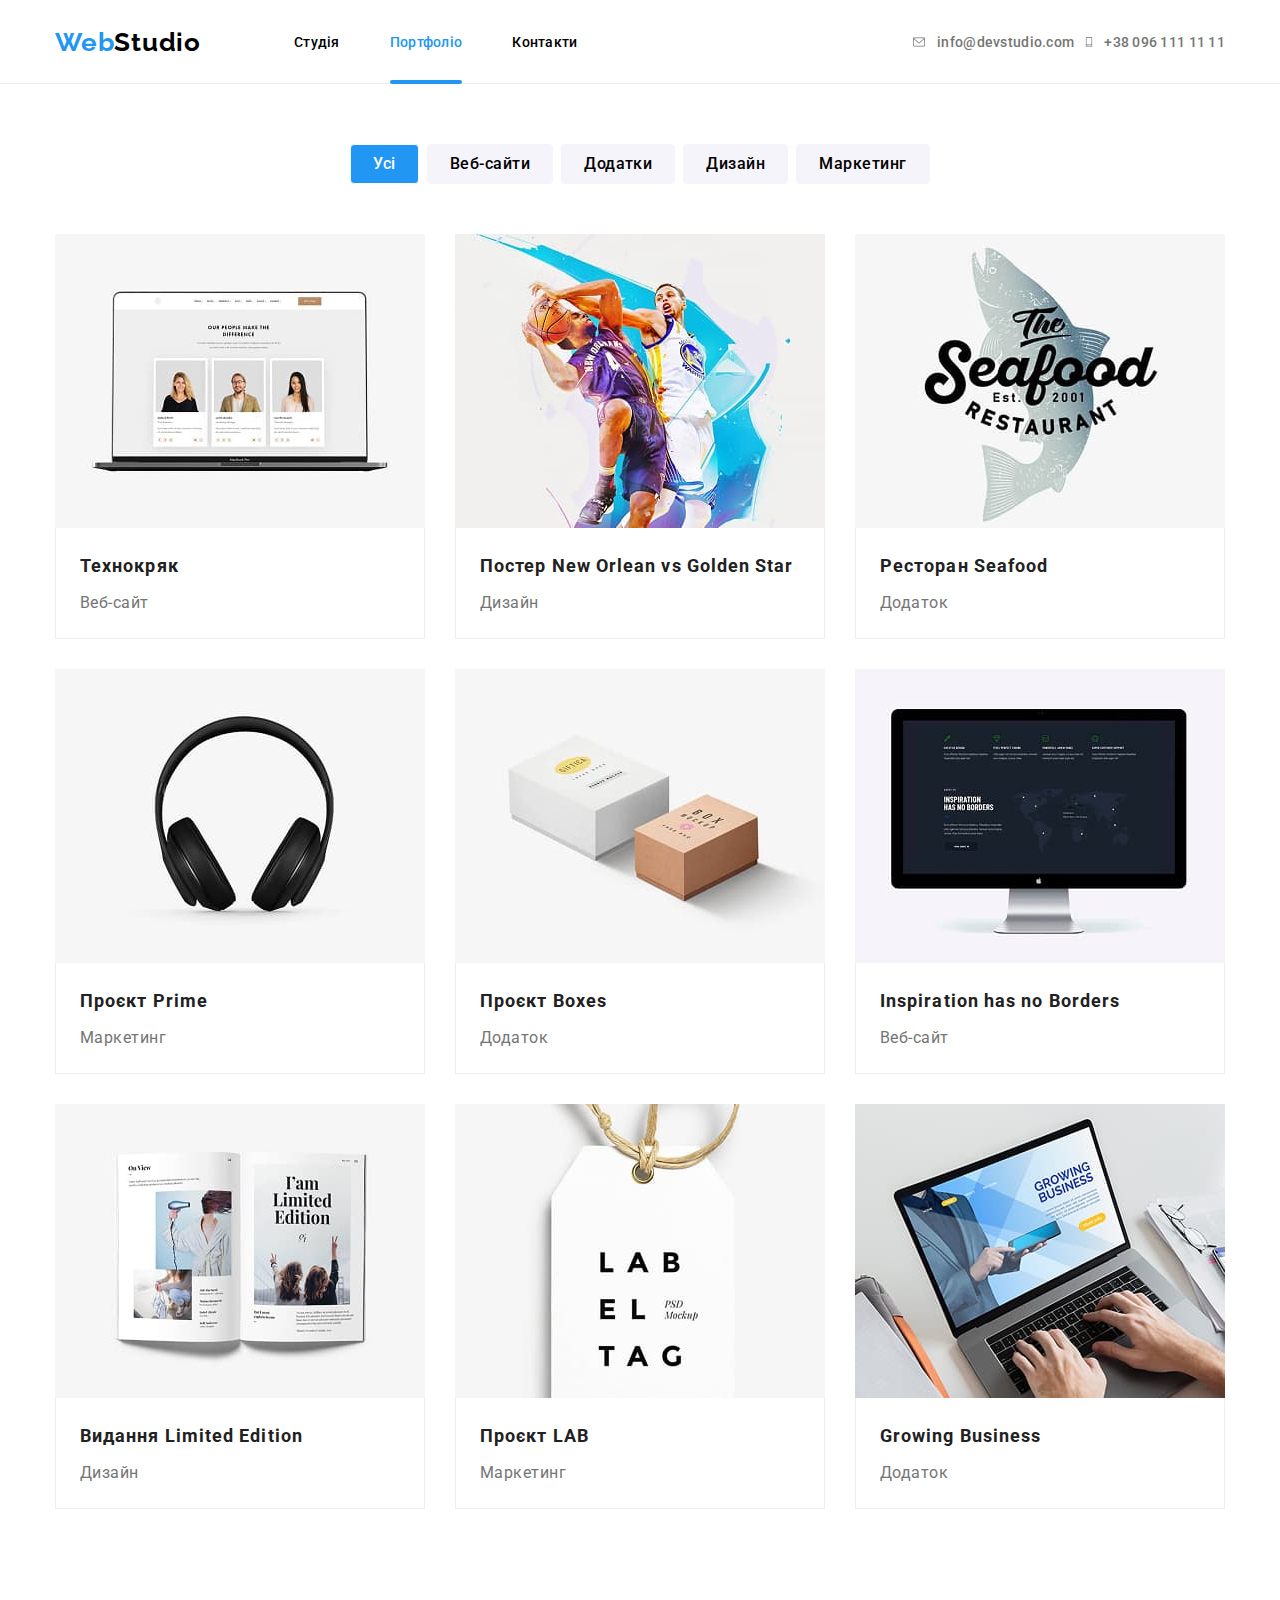
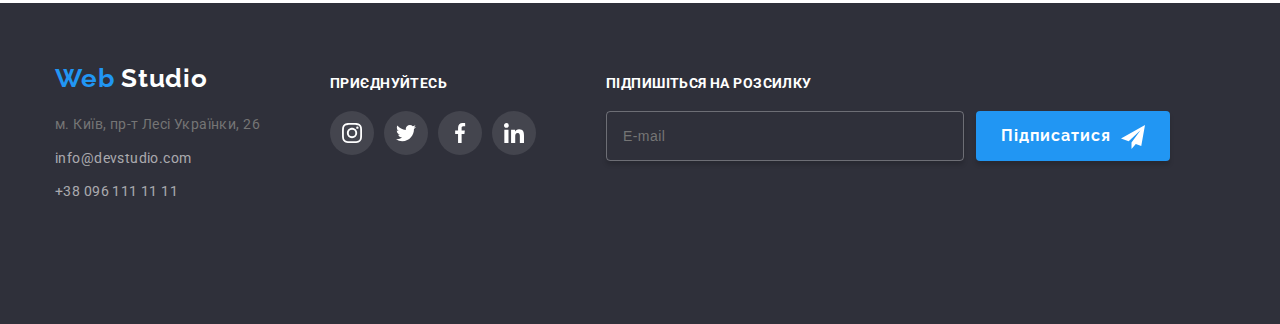
<file: portfolio.html>
<!DOCTYPE html>
<html lang="en">
  <head>
    <meta charset="UTF-8" />
    <meta name="viewport" content="width=device-width, initial-scale=1.0" />
    <title>Document</title>
    <link rel="preconnect" href="https://fonts.googleapis.com" />
    <link rel="preconnect" href="https://fonts.gstatic.com" crossorigin />
    <link
      href="https://fonts.googleapis.com/css2?family=Raleway:ital,wght@0,700;1,700&family=Roboto:ital,wght@0,100..900;1,100..900&display=swap"
      rel="stylesheet"
    />
    <link rel="stylesheet" href="./css/main.min.css" />
  </head>
  <body>
    <!--Шапка-->
    <header class="header">
      <div class="container header__container">
        <a class="header__logo" href="./"
          ><span class="header__logo-text header__logo-text--accent">Web</span
          ><span class="header__logo-text header__logo-text--black"
            >Studio</span
          ></a
        >
        <nav class="header__nav">
          <ul class="header__pages">
            <li class="header__link">
              <a href="./index.html">Студія</a>
            </li>
            <li class="header__link header__link--select">
              <a class="" href="./portfolio.html">Портфоліо</a>
            </li>
            <li class="header__link"><a class="" href="">Контакти</a></li>
          </ul>
        </nav>
        <ul class="header__info">
          <li class="header__item">
            <a href="mailto:info@devstudio.com" class="header__connection">
              <svg
                class="header__icon header__icon--mail"
                width="16"
                height="12"
              >
                <use href="./images/icons.svg#icon-mail"></use>
              </svg>
              info@devstudio.com
            </a>
          </li>
          <li class="header__item">
            <a href="tel:+380961111111" class="header__connection">
              <svg
                class="header__icon header__icon--phone"
                width="10"
                height="16"
              >
                <use href="./images/icons.svg#icon-phone"></use>
              </svg>
              +38 096 111 11 11
            </a>
          </li>
        </ul>
        <button class="menu__button menu__open js-open-menu" type="button">
          <svg width="30" height="30" aria-label="перемикач на меню">
            <use href="./images/icons.svg#icon-menu"></use>
          </svg>
        </button>
      </div>
      <div class="menu js-menu-container">
        <button class="menu__button menu__close js-close-menu" type="button">
          <svg width="30" height="30" aria-label="кнопка закриття меню">
            <use href="./images/icons.svg#icon-dagger"></use>
          </svg>
        </button>
        <ul class="menu__list">
          <li class="menu__page"><a href="./index.html">Студія</a></li>
          <li class="menu__page menu__page--select">
            <a href="./portfolio.html">Портфоліо</a>
          </li>
          <li class="menu__page"><a href="">Контакти</a></li>
        </ul>
        <ul class="menu__commun">
          <li>
            <a href="tel:+380961111111" class="menu__tel">
              +38 096 111 11 11
            </a>
          </li>
          <li>
            <a href="mailto:info@devstudio.com" class="menu__mail">
              info@devstudio.com
            </a>
          </li>
        </ul>
        <ul class="menu__social">
          <li class="menu__link"><a href="">Instagram</a></li>
          <li class="menu__link"><a href="">Twitter</a></li>
          <li class="menu__link"><a href="">Facebook</a></li>
          <li class="menu__link"><a href="">LinkedIn</a></li>
        </ul>
      </div>
    </header>
    <main class="portfolio">
      <div class="container">
        <ul class="portfolio__buttons-list">
          <li>
            <button
              type="button"
              class="portfolio__button portfolio__button--select"
            >
              Усі
            </button>
          </li>
          <li>
            <button type="button" class="portfolio__button">Веб-сайти</button>
          </li>
          <li>
            <button type="button" class="portfolio__button">Додатки</button>
          </li>
          <li>
            <button type="button" class="portfolio__button">Дизайн</button>
          </li>
          <li>
            <button type="button" class="portfolio__button">Маркетинг</button>
          </li>
        </ul>
      </div>
      <div class="container">
        <ul class="portfolio__cards">
          <li class="portfolio__element">
            <div class="portfolio__under-cover">
              <img
                src="./images/prtf-img1.jpg"
                alt="приклад сайту на екрані ноутбука"
                width="370"
                height="294"
                class="portfolio__img"
              />
              <p class="portfolio__cover">
                Ресурс пропонує комплексні пропозиції з різним рівнем
                функціоналу та сервісів. Все це дозволить відвідувачу отримати
                вичерпні відомості про компанію чи приватну особу.
              </p>
            </div>
            <div class="portfolio__lowpart">
              <h2 class="portfolio__name">Технокряк</h2>
              <p class="portfolio__definition">Веб-сайт</p>
            </div>
          </li>
          <li class="portfolio__element">
            <div class="portfolio__under-cover">
              <img
                src="./images/prtf-img2.jpg"
                alt="постер з баскетболістами"
                width="370"
                height="294"
                class="portfolio__img"
              />
              <p class="portfolio__cover">
                Ресурс пропонує комплексні пропозиції з різним рівнем
                функціоналу та сервісів. Все це дозволить відвідувачу отримати
                вичерпні відомості про компанію чи приватну особу.
              </p>
            </div>
            <div class="portfolio__lowpart">
              <h2 class="portfolio__name">Постер New Orlean vs Golden Star</h2>
              <p class="portfolio__definition">Дизайн</p>
            </div>
          </li>
          <li class="portfolio__element">
            <div class="portfolio__under-cover">
              <img
                src="./images/prtf-img3.jpg"
                alt="логотип ресторану із зображенням риби"
                width="370"
                height="294"
                class="portfolio__img"
              />
              <p class="portfolio__cover">
                Ресурс пропонує комплексні пропозиції з різним рівнем
                функціоналу та сервісів. Все це дозволить відвідувачу отримати
                вичерпні відомості про компанію чи приватну особу.
              </p>
            </div>
            <div class="portfolio__lowpart">
              <h2 class="portfolio__name">Ресторан Seafood</h2>
              <p class="portfolio__definition">Додаток</p>
            </div>
          </li>
          <li class="portfolio__element">
            <div class="portfolio__under-cover">
              <img
                src="./images/prtf-img4.jpg"
                alt="навушники"
                width="370"
                height="294"
                class="portfolio__img"
              />
              <p class="portfolio__cover">
                Ресурс пропонує комплексні пропозиції з різним рівнем
                функціоналу та сервісів. Все це дозволить відвідувачу отримати
                вичерпні відомості про компанію чи приватну особу.
              </p>
            </div>
            <div class="portfolio__lowpart">
              <h2 class="portfolio__name">Проєкт Prime</h2>
              <p class="portfolio__definition">Маркетинг</p>
            </div>
          </li>
          <li class="portfolio__element">
            <div class="portfolio__under-cover">
              <img
                src="./images/prtf-img5.jpg"
                alt="2 коробки"
                width="370"
                height="294"
                class="portfolio__img"
              />
              <p class="portfolio__cover">
                Ресурс пропонує комплексні пропозиції з різним рівнем
                функціоналу та сервісів. Все це дозволить відвідувачу отримати
                вичерпні відомості про компанію чи приватну особу.
              </p>
            </div>
            <div class="portfolio__lowpart">
              <h2 class="portfolio__name">Проєкт Boxes</h2>
              <p class="portfolio__definition">Додаток</p>
            </div>
          </li>
          <li class="portfolio__element">
            <div class="portfolio__under-cover">
              <img
                src="./images/prtf-img6.jpg"
                alt="приклад сайту на екрані пк"
                width="370"
                height="294"
                class="portfolio__img"
              />
              <p class="portfolio__cover">
                Ресурс пропонує комплексні пропозиції з різним рівнем
                функціоналу та сервісів. Все це дозволить відвідувачу отримати
                вичерпні відомості про компанію чи приватну особу.
              </p>
            </div>
            <div class="portfolio__lowpart">
              <h2 class="portfolio__name">Inspiration has no Borders</h2>
              <p class="portfolio__definition">Веб-сайт</p>
            </div>
          </li>
          <li class="portfolio__element">
            <div class="portfolio__under-cover">
              <img
                src="./images/prtf-img7.jpg"
                alt="розворот журналу"
                width="370"
                height="294"
                class="portfolio__img"
              />
              <p class="portfolio__cover">
                Ресурс пропонує комплексні пропозиції з різним рівнем
                функціоналу та сервісів. Все це дозволить відвідувачу отримати
                вичерпні відомості про компанію чи приватну особу.
              </p>
            </div>
            <div class="portfolio__lowpart">
              <h2 class="portfolio__name">Видання Limited Edition</h2>
              <p class="portfolio__definition">Дизайн</p>
            </div>
          </li>
          <li class="portfolio__element">
            <div class="portfolio__under-cover">
              <img
                src="./images/prtf-img8.jpg"
                alt="зображення ярлика"
                width="370"
                height="294"
                class="portfolio__img"
              />
              <p class="portfolio__cover">
                Ресурс пропонує комплексні пропозиції з різним рівнем
                функціоналу та сервісів. Все це дозволить відвідувачу отримати
                вичерпні відомості про компанію чи приватну особу.
              </p>
            </div>
            <div class="portfolio__lowpart">
              <h2 class="portfolio__name">Проєкт LAB</h2>
              <p class="portfolio__definition">Маркетинг</p>
            </div>
          </li>
          <li class="portfolio__element">
            <div class="portfolio__under-cover">
              <img
                src="./images/prtf-img9.jpg"
                alt="приклад додатку на екрані ноутбука"
                width="370"
                height="294"
                class="portfolio__img"
              />
              <p class="portfolio__cover">
                Ресурс пропонує комплексні пропозиції з різним рівнем
                функціоналу та сервісів. Все це дозволить відвідувачу отримати
                вичерпні відомості про компанію чи приватну особу.
              </p>
            </div>
            <div class="portfolio__lowpart">
              <h2 class="portfolio__name">Growing Business</h2>
              <p class="portfolio__definition">Додаток</p>
            </div>
          </li>
        </ul>
      </div>
    </main>
    <!--Футер-->
    <footer class="footer">
      <div class="footer__container container">
        <div class="footer__contacts">
          <a class="footer__logo" href="./">
            <span class="footer__logo-text footer__logo-text--accent">Web</span>
            <span class="footer__logo-text footer__logo-text--light"
              >Studio</span
            >
          </a>
          <address class="footer__address">
            <p class="footer__location">м. Київ, пр-т Лесі Українки, 26</p>
            <ul class="footer__info">
              <li class="footer__info-item">
                <a href="mailto:info@devstudio.com" class="footer__link"
                  >info@devstudio.com</a
                >
              </li>
              <li class="footer__info-item">
                <a href="tel:+380961111111" class="footer__link"
                  >+38 096 111 11 11</a
                >
              </li>
            </ul>
          </address>
        </div>
        <div class="footer__socials">
          <h3 class="footer__title">Приєднуйтесь</h3>
          <ul class="footer__social-list">
            <li class="footer__social-item">
              <a class="footer__social-link" href="#">
                <svg class="footer__social-icon" width="20" height="20">
                  <use href="./images/icons.svg#icon-instagram"></use>
                </svg>
              </a>
            </li>
            <li class="footer__social-item">
              <a class="footer__social-link" href="#">
                <svg class="footer__social-icon" width="20" height="20">
                  <use href="./images/icons.svg#icon-twitter"></use>
                </svg>
              </a>
            </li>
            <li class="footer__social-item">
              <a class="footer__social-link" href="#">
                <svg class="footer__social-icon" width="20" height="20">
                  <use href="./images/icons.svg#icon-facebook"></use>
                </svg>
              </a>
            </li>
            <li class="footer__social-item">
              <a class="footer__social-link" href="#">
                <svg class="footer__social-icon" width="20" height="20">
                  <use href="./images/icons.svg#icon-linkedin"></use>
                </svg>
              </a>
            </li>
          </ul>
        </div>
        <div class="footer__subscribe">
          <h3 class="footer__title">Підпишіться на розсилку</h3>
          <form class="footer__form">
            <label class="footer__label">
              <input
                name="mail"
                class="footer__input"
                type="email"
                placeholder="E-mail"
                required
              />
            </label>
            <button class="footer__button" type="submit">
              <span class="footer__button-text">Підписатися</span>
            </button>
          </form>
        </div>
      </div>
    </footer>
    <script src="./js/mobile-menu.js"></script>
  </body>
</html>
</file>
<file: css/main.min.css>
*,*::before,*::after{box-sizing:border-box;margin:0;padding:0}ul{margin:0;padding:0;list-style:none}h1,h2,h3,p{margin:0;padding:0}a{text-decoration:none}.container{max-width:480px;margin:0 auto;padding:0 15px}@media(min-width: 768px){.container{width:100%}}@media(min-width: 1200px){.container{max-width:1200px}}body{font-family:"Roboto",sans-serif}h3{color:#212121;font-weight:700;font-size:14px;letter-spacing:.03em;text-transform:uppercase;margin-bottom:10px}p{color:#757575;font-weight:400;font-size:14px;line-height:171%;letter-spacing:.03em}.footer__logo,.header__logo{font-family:"Raleway",sans-serif;font-weight:700;font-size:24px;letter-spacing:.03em}@media(min-width: 1200px){.footer__logo,.header__logo{font-size:26px}}.footer,.clients,.team,.services,.advantages{margin-top:94px}.clients__title,.team__title,.services__title{color:#212121;font-weight:700;font-size:28px;letter-spacing:.03em;text-align:center;margin-bottom:50px}@media(min-width: 1200px){.clients__title,.team__title,.services__title{font-size:36px}}.header{padding:10px 15px;border-bottom:1px solid #ececec}@media(min-width: 481px){.header{padding:0}}.header__container{display:flex;align-items:center;justify-content:space-between}.header__nav{display:flex;align-items:center}.header__pages a{color:var(--headers-color);font-weight:500;font-size:14px;letter-spacing:.02em;transition:color 250ms cubic-bezier(0.4, 0, 0.2, 1)}.header__logo{margin-right:93px}.header__logo-text--accent{color:#2196f3}.header__logo-text--black{color:#000}.header__pages{display:flex;align-items:center;gap:50px}.header__pages a:hover,.header__pages a:focus{color:#2196f3}.header__link{position:relative;padding:32px 0}.header__link--select{color:#2196f3}.header__link--select::after{content:"";position:absolute;bottom:0;transform:translateY(1px);display:block;width:48px;height:4px;margin:0;background-color:#2196f3;border-radius:2px;width:100%}.header__info{margin-left:auto;display:flex;gap:50px;font-weight:500;font-size:12px;letter-spacing:.02em}@media(min-width: 480px){.header__info{flex-direction:column;gap:10px}}@media(min-width: 1200px){.header__info{flex-direction:row;font-size:14px}}.header__item{color:#757575}.header__connection{display:flex;align-items:center;gap:10px;text-decoration:none;color:#757575;transition:color 250ms cubic-bezier(0.4, 0, 0.2, 1),fill 250ms cubic-bezier(0.4, 0, 0.2, 1)}.header__connection:hover,.header__connection:focus{color:#2196f3}.header__icon{fill:currentColor;transition:fill 250ms cubic-bezier(0.4, 0, 0.2, 1)}@media(max-width: 767px){.header__pages,.header__info{display:none}}.menu{transform:translateX(100%);transition:transform 250ms ease-in-out;position:fixed;z-index:10;top:0;left:0;display:flex;flex-direction:column;justify-content:space-between;padding-left:40px;padding-top:48px;padding-bottom:48px;width:100%;height:100%;background-color:#fff}.menu.is-open{transform:translateX(0)}@media(min-width: 768px){.menu{display:none}}.menu__button{background-color:rgba(0,0,0,0);border:none}@media(min-width: 768px){.menu__open{display:none}}.menu__close{position:absolute;top:15px;right:30px}.menu__close:hover{color:#2196f3}.menu__list{font-weight:500;font-size:40px;letter-spacing:.02em}.menu__page:not(:last-child){margin-bottom:32px}.menu__page a{color:#212121}.menu__page--select a{color:#2196f3}.menu__commun{position:absolute;bottom:134px;display:flex;flex-direction:column;gap:32px;font-weight:500;font-size:34px;letter-spacing:.02em}.menu__tel{color:#2196f3}.menu__mail{color:#757575;font-size:24px}.menu__social{bottom:48px;left:40px;display:flex;flex-wrap:wrap;gap:20px}.menu__social a{color:#2196f3;font-weight:500;font-size:18px;line-height:122%;letter-spacing:.02em}.menu__link:not(:last-child)::after{content:"";border:1px solid rgba(33,33,33,.2);width:22px;height:0px;margin-left:10px}.banner{background-color:#2f303a;text-align:center;height:600px;max-width:1600px;margin-right:auto;margin-left:auto;padding-top:200px;padding-bottom:200px;background-image:linear-gradient(to right, rgba(47, 48, 58, 0.4)),url(../images/bckgrnd-hero.png);background-repeat:no-repeat;background-size:cover;background-position:center}.banner__title{color:#fff;font-weight:900;font-size:26px;line-height:162%;letter-spacing:.06em;text-transform:uppercase;text-align:center}@media(min-width: 1200px){.banner__title{font-size:44px;line-height:136%}}.banner__button{margin-top:45px;padding:10px 24px;color:#fff;background-color:#2196f3;border:1px solid #2196f3;border-radius:4px;cursor:pointer;font-weight:700;font-size:16px;line-height:187%;letter-spacing:.06em;text-align:center;transition:background-color 250ms cubic-bezier(0.4, 0, 0.2, 1)}@media(min-width: 768px){.banner__button{padding:10px 32px}}.banner__button:hover,.banner__button:focus{background-color:#188ce8}.backdrop{position:fixed;top:0;left:0;z-index:1;width:100%;height:100%;opacity:1;background-color:rgba(0,0,0,.2);transition:opacity 250ms cubic-bezier(0.4, 0, 0.2, 1)}.backdrop__is-hidden{visibility:hidden;pointer-events:none;opacity:0}.backdrop__modal{position:absolute;top:50%;left:50%;transform:translate(-50%, -50%);padding:40px;width:calc(100% - 30px);background-color:#fff;border-radius:4px}@media(min-width: 480px){.backdrop__modal{min-width:528px;min-height:536px}}.backdrop__title{margin-bottom:12px;font-weight:700;font-size:20px;letter-spacing:.03em;text-align:center;color:#212121}.backdrop__button{position:absolute;top:8px;right:8px;display:flex;justify-content:center;align-items:center;width:30px;height:30px;border:1px solid rgba(0,0,0,.1);border-radius:50%;background-color:#fff;cursor:pointer}.backdrop__icon--close{fill:#000;width:11px;height:11px;transition:fill 250ms cubic-bezier(0.4, 0, 0.2, 1)}.backdrop__button:hover .backdrop__icon--close,.backdrop__button:focus .backdrop__icon--close{fill:#2196f3}.backdrop__fields{display:flex;flex-direction:column;gap:10px;margin-bottom:10px}.backdrop__label{position:relative;display:block;font-weight:400;font-size:12px;letter-spacing:.01em;color:#757575}.backdrop__input{width:100%;height:40px;margin-top:4px;padding-left:42px;border:1px solid rgba(33,33,33,.2);border-radius:4px;outline:none;cursor:pointer;transition:border 250ms cubic-bezier(0.4, 0, 0.2, 1)}.backdrop__input:hover,.backdrop__input:focus{border-color:#2196f3}.backdrop__label:focus-within .backdrop__input{border-color:#2196f3}.backdrop__field-icon{position:absolute;overflow:visible;top:29px;left:12px;width:18px;height:18px;fill:#212121;transition:fill 250ms cubic-bezier(0.4, 0, 0.2, 1)}.backdrop__field-icon:hover{fill:#2196f3}.backdrop__label:hover .backdrop__field-icon{fill:#2196f3}.backdrop__label:focus-within .backdrop__field-icon{fill:#2196f3}.backdrop__input-comment{resize:none;min-height:120px;padding:12px 16px;font-family:"Roboto",sans-serif}.backdrop__input-comment::-moz-placeholder{font-weight:400;font-size:14px;letter-spacing:.01em;color:rgba(117,117,117,.5)}.backdrop__input-comment::placeholder{font-weight:400;font-size:14px;letter-spacing:.01em;color:rgba(117,117,117,.5)}.backdrop__agreements{margin-left:12px;margin-top:20px}.backdrop__notation{position:relative;display:flex;flex-wrap:wrap;align-items:center;letter-spacing:.03em;line-height:1.71;color:#757575;cursor:pointer;font-size:12px}@media(min-width: 480px){.backdrop__notation{font-size:14px}}.backdrop__text{display:flex;flex-wrap:wrap}.backdrop__insert{-webkit-appearance:none;-moz-appearance:none;appearance:none;position:absolute;opacity:0}.backdrop__box{display:block;width:16px;height:15px;margin-right:7px;border:2px solid #212121;border-radius:2px;transition:background-color 250ms cubic-bezier(0.4, 0, 0.2, 1),border 250ms cubic-bezier(0.4, 0, 0.2, 1)}.backdrop__agree-icon{display:none;fill:rgba(0,0,0,0);transition:fill 250ms cubic-bezier(0.4, 0, 0.2, 1)}@media(min-width: 480px){.backdrop__agree-icon{position:absolute;left:2px;width:13px;height:12px}}.backdrop__insert:checked+.backdrop__box{background-color:#2196f3;border-color:#2196f3}@media(max-width: 476px){.backdrop__insert:checked+.backdrop__box{background-image:url(../../images/check.svg);background-size:contain;background-repeat:no-repeat}}.backdrop__insert:checked~.backdrop__agree-icon{fill:#fff}.backdrop__terms{margin-left:.5em;font-size:12px;color:#2196f3;text-decoration:underline;-webkit-text-decoration-skip-ink:none;text-decoration-skip-ink:none}@media(min-width: 480px){.backdrop__terms{font-size:14px}}.backdrop__submit{display:block;margin:30px auto 0;width:200px;height:50px;border:none;border-radius:4px;background-color:#2196f3;color:#fff;font-weight:700;font-size:16px;line-height:1.87;letter-spacing:.06em;text-align:center;cursor:pointer;box-shadow:0 4px 4px rgba(0,0,0,.15);transition:background-color 250ms cubic-bezier(0.4, 0, 0.2, 1)}.advantages h3{text-align:center}@media(min-width: 768px){.advantages__list{display:flex;flex-wrap:wrap;gap:30px}}@media(min-width: 1200px){.advantages__list{flex-wrap:nowrap}}.advantages__item{width:100%}@media(min-width: 768px){.advantages__item{width:calc(50% - 15px)}}.advantages__item:not(:last-child){margin-bottom:30px}@media(min-width: 768px){.advantages__item:not(:last-child){margin-bottom:0}}.advantages__card{width:100%;height:120px;border-radius:4px;margin-bottom:30px;background-color:#f5f4fa;display:flex;justify-content:center;align-items:center}@media(max-width: 1199px){.services{display:none}}.services__list{display:flex;gap:30px}.services__item{position:relative;display:inline-block}.services__signatures{position:absolute;bottom:4px;font-weight:700;font-size:14px;letter-spacing:.03em;text-transform:uppercase;text-align:center;color:#fff;display:block;margin:0;width:100%;padding-top:27px;padding-bottom:27px;background-color:rgba(47,48,58,.8)}.team__title{text-align:center}.team__cards{display:flex;flex-wrap:wrap;flex-direction:column;gap:30px;align-items:center}@media screen and (min-width: 768px)and (max-width: 1199px){.team__cards{flex-direction:row}}@media(min-width: 1200px){.team__cards{flex-direction:row;flex-wrap:nowrap}}.team__item{width:100%;padding-bottom:30px;background-color:#fff;border-bottom-left-radius:4px;border-bottom-right-radius:4px;box-shadow:0 2px 1px 0 rgba(0,0,0,.2),0 1px 1px 0 rgba(0,0,0,.14),0 1px 3px 0 rgba(0,0,0,.12)}@media(min-width: 768px){.team__item{width:calc(50% - 15px)}}.team__list{fill:#afb1b8;display:flex;margin-top:16px;justify-content:center;gap:10px;margin-left:auto;margin-right:auto}.team__img{width:100%;height:100%}.team__button{display:block;background-color:rgba(0,0,0,0);border-radius:50%;width:44px;height:44px;transition:background-color 250ms cubic-bezier(0.4, 0, 0.2, 1),fill 250ms cubic-bezier(0.4, 0, 0.2, 1)}.team__icon{margin:12px}.team__list .team__button:hover,.team__list .team__button:focus{background-color:#2196f3;fill:#fff}.team__name{font-weight:500;font-size:16px;letter-spacing:.03em;text-align:center;margin-top:30px;margin-bottom:10px}.team__position{font-size:16px;letter-spacing:.03em;text-align:center}.clients__list{gap:30px;display:flex;flex-wrap:wrap}@media screen and (min-width: 1200px){.clients__list{flex-direction:row}}@media screen and (min-width: 768px)and (max-width: 1199px){.clients__list{display:grid;grid-template-columns:33% 33% 33%}}@media(max-width: 768px){.clients__item{width:calc(50% - 15px)}}.clients__link{display:flex;flex-wrap:wrap;align-items:center;justify-content:center;cursor:pointer;height:92px;fill:#afb1b8;border:1px solid #afb1b8;border-radius:4px;transition:border 250ms cubic-bezier(0.4, 0, 0.2, 1),fill 250ms cubic-bezier(0.4, 0, 0.2, 1)}.clients__link:hover,.clients__link:focus{border:1px solid #2196f3;fill:#2196f3}@media(min-width: 1200px){.clients__link{width:170px}}.footer{padding:60px 0;margin-top:60px;background-color:#2f303a;width:100%}@media(min-width: 1199px){.footer{margin-top:94px}}.footer__container{text-align:center}@media screen and (min-width: 768px)and (max-width: 1199px){.footer__container{display:flex;flex-wrap:wrap;justify-content:space-around}}@media(min-width: 1199px){.footer__container{display:flex;gap:70px;text-align:left}}.footer__logo{display:inline-block;margin-bottom:20px}.footer__logo-text--accent{color:#2196f3}.footer__logo-text--light{color:#fff}.footer__address{margin-bottom:60px;color:#fff;font-style:normal;font-size:14px;line-height:1.71;letter-spacing:.03em}.footer__info{margin-top:10px;display:flex;flex-direction:column;gap:9px}.footer__link{color:hsla(0,0%,100%,.6);font-size:14px;line-height:1.71;letter-spacing:.03em;transition:color 250ms cubic-bezier(0.4, 0, 0.2, 1)}.footer__link:hover,.footer__link:focus{color:#2196f3}.footer__title{font-weight:700;font-size:14px;letter-spacing:.03em;text-transform:uppercase;color:#fff;margin-bottom:20px}@media(min-width: 768px){.footer__title{margin-top:12px}}.footer__social-list{display:flex;gap:10px;justify-content:center;margin-bottom:60px;margin-top:16px}@media(min-width: 768px){.footer__social-list{margin-bottom:0}}.footer__social-link{display:flex;align-items:center;justify-content:center;width:44px;height:44px;border-radius:50%;background-color:hsla(0,0%,100%,.1);transition:background-color 250ms cubic-bezier(0.4, 0, 0.2, 1)}.footer__social-link:hover,.footer__social-link:focus{background-color:#2196f3}.footer__social-icon{fill:#fff}.footer__form{align-items:center;gap:12px}@media(min-width: 768px){.footer__form{display:flex}}.footer__input{margin-bottom:20px;padding:15px 16px;width:100%;height:50px;background-color:rgba(0,0,0,0);border:1px solid hsla(0,0%,100%,.3);box-shadow:0 4px 4px 0 rgba(0,0,0,.15);border-radius:4px;font-size:14px;line-height:1.71;letter-spacing:.03em;color:#fff}@media(min-width: 768px){.footer__input{margin-bottom:0;width:358px}}.footer__button{display:inline-flex;align-items:center;justify-content:center;padding:10px 25px;border-radius:4px;border:none;background-color:#2196f3;color:#fff;font-family:"Raleway",sans-serif;font-weight:700;font-size:16px;letter-spacing:.06em;line-height:1.87;box-shadow:0 4px 4px 0 rgba(0,0,0,.15);transition:background-color 250ms cubic-bezier(0.4, 0, 0.2, 1)}.footer__button:hover,.footer__button:focus{background-color:#188ce8}.footer__button-text::after{content:"";display:inline-block;width:24px;height:24px;margin-left:10px;background-image:url("../images/airplane.svg");background-repeat:no-repeat;background-size:contain;vertical-align:middle}.portfolio{padding-top:60px}.portfolio__buttons-list{display:flex;flex-wrap:wrap;gap:8px;margin-bottom:40px}@media(min-width: 768px){.portfolio__buttons-list{justify-content:center;margin-bottom:0}}.portfolio__button{background-color:#f5f4fa;color:var(--headers-color);border:1px solid #f5f4fa;font-family:"Roboto",sans-serif;border-radius:4px;font-weight:500;font-size:16px;line-height:162%;letter-spacing:.03em;text-align:center;padding:6px 22px;cursor:pointer;transition:background-color 250ms cubic-bezier(0.4, 0, 0.2, 1),color 250ms cubic-bezier(0.4, 0, 0.2, 1),box-shadow 250ms cubic-bezier(0.4, 0, 0.2, 1),border 250ms cubic-bezier(0.4, 0, 0.2, 1)}@media(min-width: 768px){.portfolio__button{margin-bottom:50px}}.portfolio__button:hover,.portfolio__button:focus{background-color:#2196f3;color:#fff;box-shadow:0 2px 2px 0 rgba(0,0,0,.12),0 1px 2px 0 rgba(0,0,0,.08),0 3px 1px 0 rgba(0,0,0,.1);border:1px solid #2196f3}.portfolio__button--select{background-color:#2196f3;color:#fff}.portfolio__cards{display:flex;gap:30px;flex-wrap:wrap}@media screen and (min-width: 768px)and (max-width: 1199px){.portfolio__cards{display:grid;grid-template-columns:50% 50%;gap:30px}}.portfolio__element{transition:box-shadow 250ms cubic-bezier(0.4, 0, 0.2, 1)}.portfolio__element:hover,.portfolio__element:focus{box-shadow:1px 4px 6px 0 rgba(0,0,0,.16),0 4px 4px 0 rgba(0,0,0,.06),0 1px 1px 0 rgba(0,0,0,.12)}.portfolio__name{color:#212121;font-weight:700;font-size:18px;line-height:200%;letter-spacing:.06em;margin-bottom:4px}.portfolio__definition{font-weight:400;font-size:16px;line-height:187%;letter-spacing:.03em}.portfolio__lowpart{max-width:370px;padding:20px 24px;border:1px solid #eee;border-top:none}.portfolio__img{display:block;width:100%;height:100%}.portfolio__under-cover{position:relative;overflow:hidden}.portfolio__cover{position:absolute;opacity:1;background-color:rgba(33,150,243,.9);color:#fff;padding:63px 29px;font-weight:400;font-size:18px;line-height:156%;letter-spacing:.03em;width:370px;height:294px;transition:transform 250ms cubic-bezier(0.4, 0, 0.2, 1),opacity 250ms cubic-bezier(0.4, 0, 0.2, 1)}.portfolio__element:hover .portfolio__cover{transform:translateY(-100%);opacity:1}/*# sourceMappingURL=main.min.css.map */
</file>
